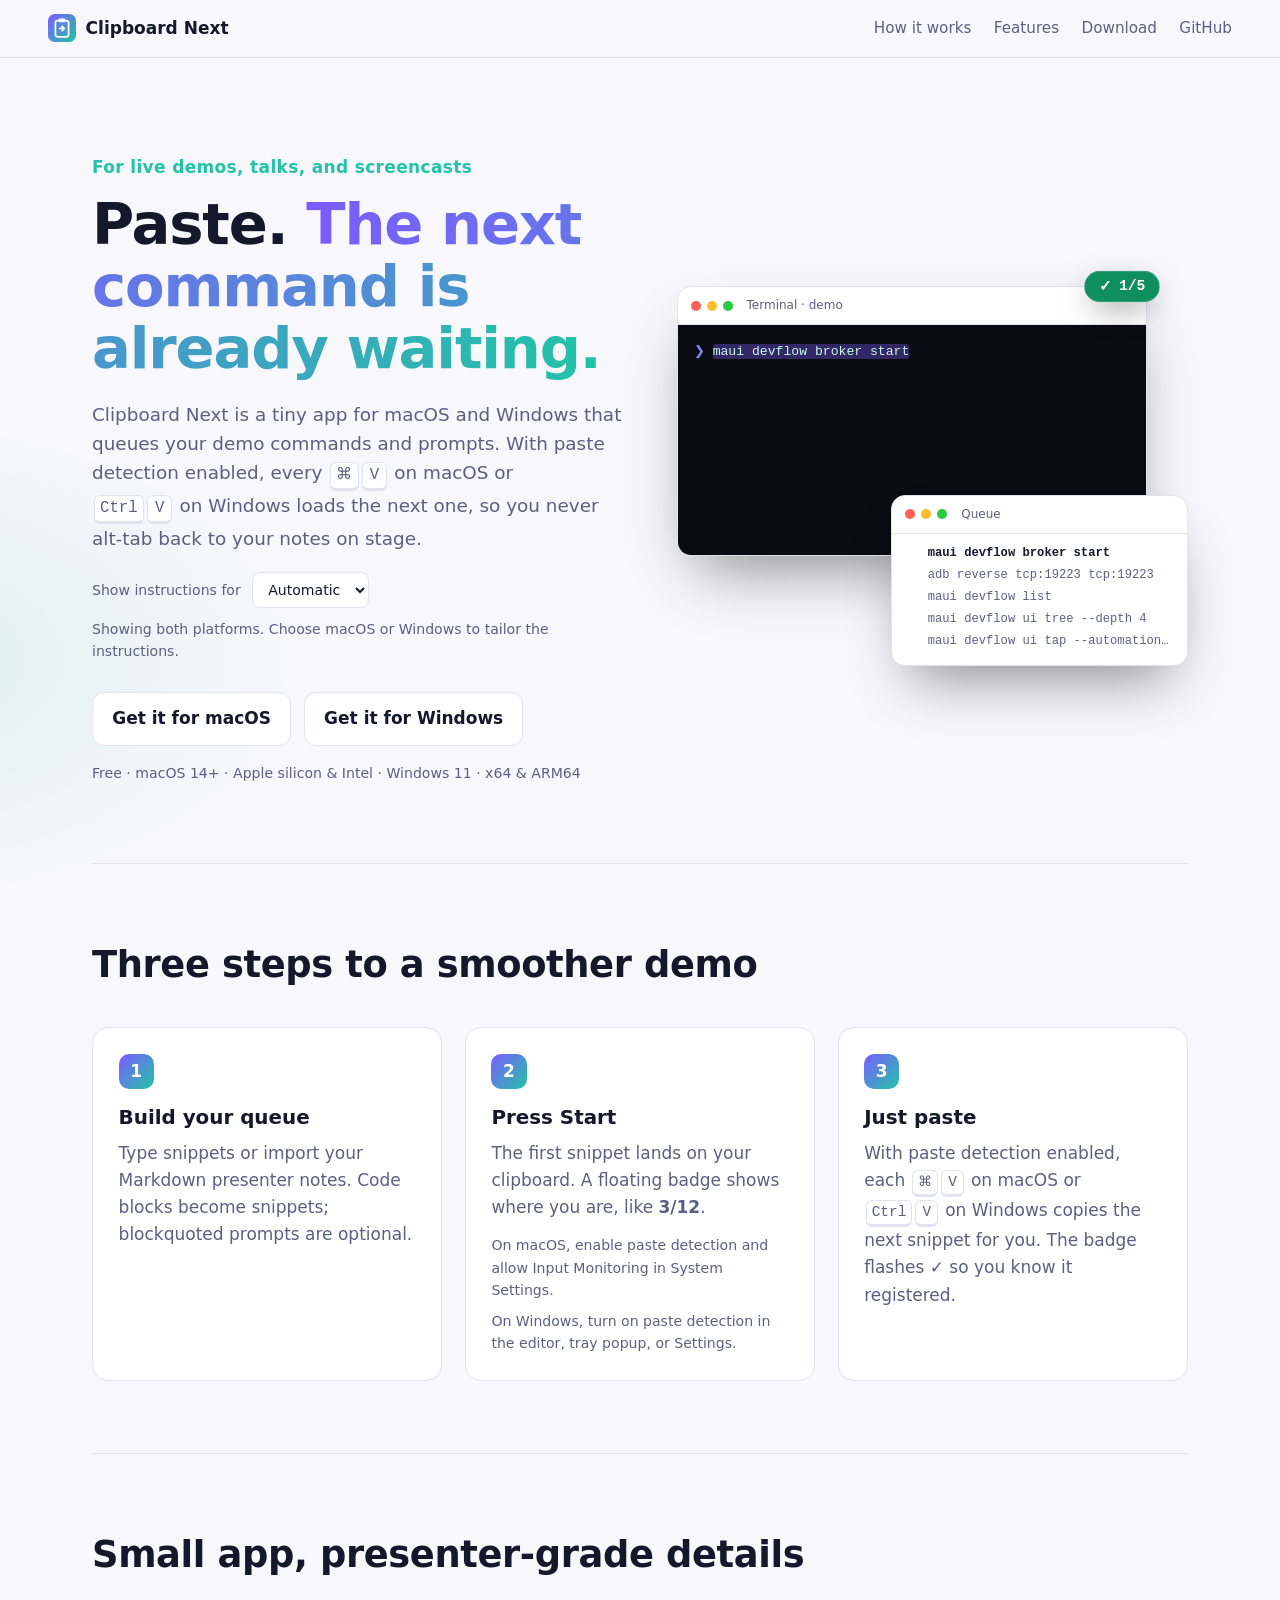
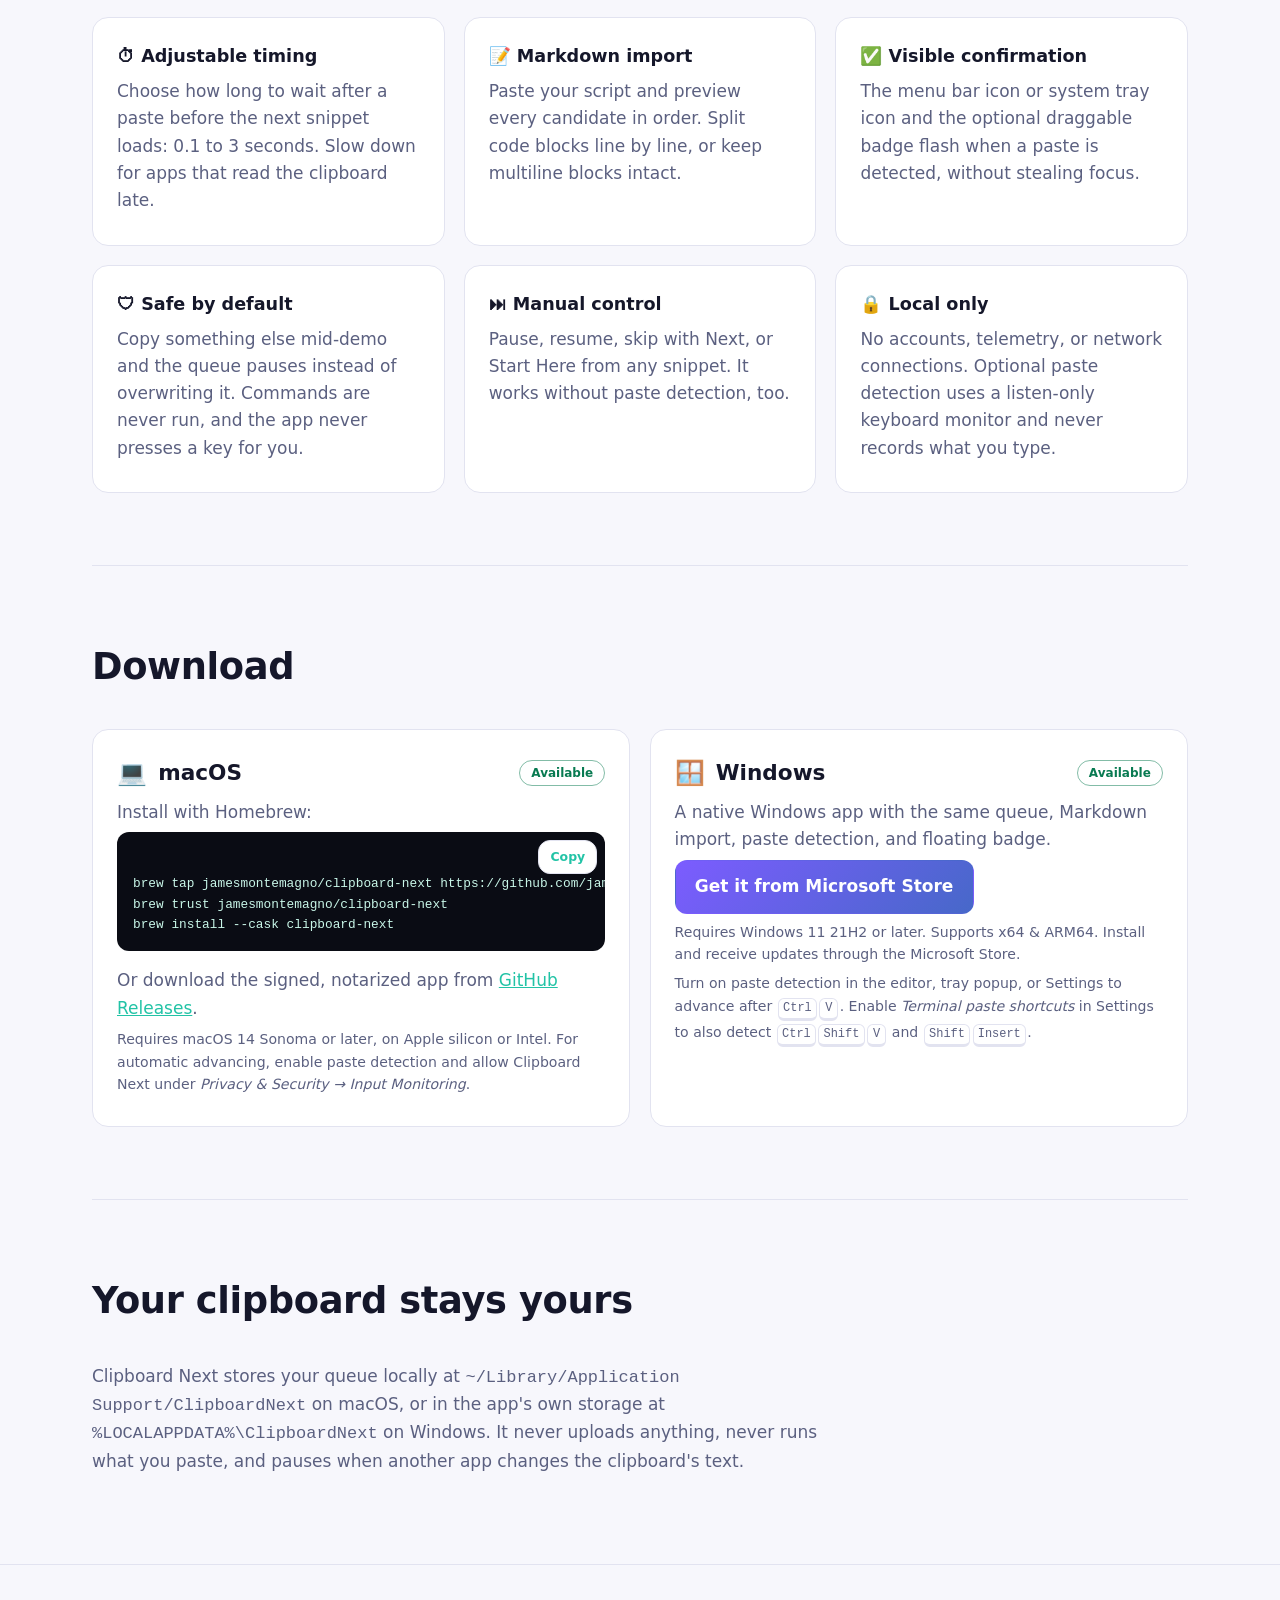
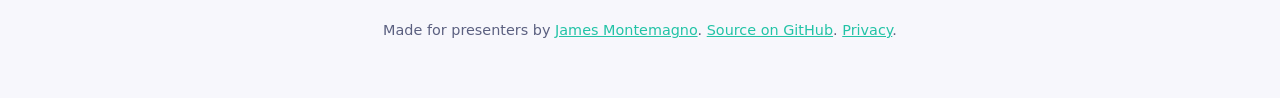
<file: site/index.html>
<!doctype html>
<html lang="en">
<head>
  <meta charset="utf-8">
  <meta name="viewport" content="width=device-width, initial-scale=1">
  <title>Clipboard Next - Demo Clipboard Queue for macOS &amp; Windows</title>
  <meta name="description" content="Queue demo commands and prompts, then paste them one at a time. Clipboard Next is a free, local-only presenter app for macOS and Windows.">
  <meta name="robots" content="index,follow,max-image-preview:large">
  <meta name="theme-color" content="#0d0f1a">
  <meta property="og:site_name" content="Clipboard Next">
  <meta property="og:locale" content="en_US">
  <meta property="og:title" content="Clipboard Next - Demo Clipboard Queue for macOS &amp; Windows">
  <meta property="og:description" content="Queue demo commands and prompts, then paste them one at a time. Clipboard Next is a free, local-only presenter app for macOS and Windows.">
  <meta property="og:type" content="website">
  <meta property="og:url" content="https://clipboardnext.com/">
  <meta property="og:image" content="https://clipboardnext.com/assets/social-card-v1.png">
  <meta property="og:image:type" content="image/png">
  <meta property="og:image:width" content="1200">
  <meta property="og:image:height" content="630">
  <meta property="og:image:alt" content="Clipboard Next. Stay in your demo, not in your notes. A queue of commands advances after each paste. Free for macOS and Windows.">
  <meta name="twitter:card" content="summary_large_image">
  <meta name="twitter:title" content="Clipboard Next - Demo Clipboard Queue for macOS &amp; Windows">
  <meta name="twitter:description" content="Queue demo commands and prompts, then paste them one at a time. Clipboard Next is a free, local-only presenter app for macOS and Windows.">
  <meta name="twitter:image" content="https://clipboardnext.com/assets/social-card-v1.png">
  <meta name="twitter:image:alt" content="Clipboard Next. Stay in your demo, not in your notes. A queue of commands advances after each paste. Free for macOS and Windows.">
  <link rel="canonical" href="https://clipboardnext.com/">
  <link rel="icon" href="assets/logo.svg" type="image/svg+xml">
  <link rel="stylesheet" href="styles.css">
  <script type="application/ld+json">
  {
    "@context": "https://schema.org",
    "@graph": [
      {
        "@type": "WebSite",
        "@id": "https://clipboardnext.com/#website",
        "name": "Clipboard Next",
        "url": "https://clipboardnext.com/",
        "inLanguage": "en"
      },
      {
        "@type": "SoftwareApplication",
        "@id": "https://clipboardnext.com/#app",
        "name": "Clipboard Next",
        "url": "https://clipboardnext.com/",
        "description": "Queue demo commands and prompts, then paste them one at a time. Clipboard Next is a free, local-only presenter app for macOS and Windows.",
        "image": "https://clipboardnext.com/assets/social-card-v1.png",
        "applicationCategory": "UtilitiesApplication",
        "operatingSystem": ["macOS 14+", "Windows 11"],
        "license": "https://github.com/jamesmontemagno/clipboard-next/blob/main/LICENSE",
        "sameAs": [
          "https://github.com/jamesmontemagno/clipboard-next",
          "https://apps.microsoft.com/detail/9NCXV6W499WM"
        ],
        "author": {
          "@type": "Person",
          "name": "James Montemagno",
          "url": "https://github.com/jamesmontemagno"
        },
        "offers": {
          "@type": "Offer",
          "price": "0",
          "priceCurrency": "USD",
          "url": "https://clipboardnext.com/#download"
        }
      }
    ]
  }
  </script>
</head>
<body>
  <a class="skip" href="#main">Skip to content</a>
  <header class="nav">
    <a class="brand" href="./"><img src="assets/logo.svg" alt="" width="28" height="28"> Clipboard Next</a>
    <nav aria-label="Primary">
      <a href="#how">How it works</a>
      <a href="#features">Features</a>
      <a href="#download">Download</a>
      <a href="https://github.com/jamesmontemagno/clipboard-next">GitHub</a>
    </nav>
  </header>

  <main id="main">
    <section class="hero">
      <div class="hero-copy">
        <p class="eyebrow">For live demos, talks, and screencasts</p>
        <h1>Paste. <span class="grad">The next command is already waiting.</span></h1>
        <p class="lede">Clipboard Next is a tiny app for macOS and Windows that queues your demo commands and prompts. With paste detection enabled, every <span class="shortcut" data-platform="macos"><kbd aria-label="Command">⌘</kbd><kbd>V</kbd><span data-platform-label> on macOS</span></span><span data-platform-separator> or </span><span class="shortcut" data-platform="windows"><kbd>Ctrl</kbd><kbd>V</kbd><span data-platform-label> on Windows</span></span> loads the next one, so you never alt-tab back to your notes on stage.</p>
        <div class="platform-picker" hidden>
          <label for="platform-select">Show instructions for</label>
          <select id="platform-select" aria-describedby="platform-status">
            <option value="auto">Automatic</option>
            <option value="windows">Windows</option>
            <option value="macos">macOS</option>
          </select>
        </div>
        <p class="fine platform-status" id="platform-status" role="status">Available for macOS and Windows 11.</p>
        <div class="cta">
          <a class="btn" href="#download-macos" data-download-platform="macos">Get it for macOS</a>
          <a class="btn" href="https://apps.microsoft.com/detail/9NCXV6W499WM" data-download-platform="windows">Get it for Windows</a>
        </div>
        <p class="fine">Free · <span data-platform="macos">macOS 14+ · Apple silicon &amp; Intel</span><span data-platform-separator> · </span><span data-platform="windows">Windows 11 · x64 &amp; ARM64</span></p>
      </div>

      <div class="stage" aria-label="Animated demo of Clipboard Next advancing through commands">
        <div class="window terminal">
          <div class="titlebar"><i></i><i></i><i></i><span>Terminal · demo</span></div>
          <pre class="term" id="term" aria-live="off"></pre>
        </div>
        <div class="queue window">
          <div class="titlebar"><i></i><i></i><i></i><span>Queue</span></div>
          <ol id="queue"></ol>
        </div>
        <div class="badge" id="badge" aria-hidden="true"><span class="badge-icon">📋</span><span id="badge-count">1/5</span></div>
      </div>
    </section>

    <section id="how" class="section">
      <h2>Three steps to a smoother demo</h2>
      <ol class="steps">
        <li>
          <span class="num">1</span>
          <h3>Build your queue</h3>
          <p>Type snippets or import your Markdown presenter notes. Code blocks become snippets; blockquoted prompts are optional.</p>
        </li>
        <li>
          <span class="num">2</span>
          <h3>Press Start</h3>
          <p>The first snippet lands on your clipboard. A floating badge shows where you are, like <strong>3/12</strong>.</p>
          <p class="platform-setup"><span data-platform="macos">On macOS, enable paste detection and allow Input Monitoring in System Settings.</span> <span data-platform="windows">On Windows, turn on paste detection in the editor, tray popup, or Settings.</span></p>
        </li>
        <li>
          <span class="num">3</span>
          <h3>Just paste</h3>
          <p>With paste detection enabled, each <span class="shortcut" data-platform="macos"><kbd aria-label="Command">⌘</kbd><kbd>V</kbd><span data-platform-label> on macOS</span></span><span data-platform-separator> or </span><span class="shortcut" data-platform="windows"><kbd>Ctrl</kbd><kbd>V</kbd><span data-platform-label> on Windows</span></span> copies the next snippet for you. The badge flashes ✓ so you know it registered.</p>
        </li>
      </ol>
    </section>

    <section id="features" class="section">
      <h2>Small app, presenter-grade details</h2>
      <div class="grid">
        <article class="card">
          <h3>⏱ Adjustable timing</h3>
          <p>Choose how long to wait after a paste before the next snippet loads: 0.1 to 3 seconds. Slow down for apps that read the clipboard late.</p>
        </article>
        <article class="card">
          <h3>📝 Markdown import</h3>
          <p>Paste your script and preview every candidate in order. Split code blocks line by line, or keep multiline blocks intact.</p>
        </article>
        <article class="card">
          <h3>✅ Visible confirmation</h3>
          <p>The <span data-platform="macos">menu bar icon</span><span data-platform-separator> or </span><span data-platform="windows">system tray icon</span> and the optional draggable badge flash when a paste is detected, without stealing focus.</p>
        </article>
        <article class="card">
          <h3>🛡 Safe by default</h3>
          <p>Copy something else mid-demo and the queue pauses instead of overwriting it. Commands are never run, and the app never presses a key for you.</p>
        </article>
        <article class="card">
          <h3>⏭ Manual control</h3>
          <p>Pause, resume, skip with Next, or Start Here from any snippet. It works without paste detection, too.</p>
        </article>
        <article class="card">
          <h3>🔒 Local only</h3>
          <p>No accounts, telemetry, or network connections. Optional paste detection uses a listen-only keyboard monitor and never records what you type.</p>
        </article>
      </div>
    </section>

    <section id="download" class="section">
      <h2>Download</h2>
      <div class="downloads">
        <article class="card platform" id="download-macos" data-download-card="macos">
          <div class="platform-head"><span class="os" aria-hidden="true">💻</span><h3>macOS</h3><span class="pill ok">Available</span></div>
          <p class="platform-recommendation" data-recommendation="macos" hidden>Recommended for your device</p>
          <p>Install with Homebrew:</p>
          <div class="codeblock">
            <pre><code>brew tap jamesmontemagno/clipboard-next https://github.com/jamesmontemagno/clipboard-next
brew trust jamesmontemagno/clipboard-next
brew install --cask clipboard-next</code></pre>
            <button class="btn small copy" type="button" data-copy="brew tap jamesmontemagno/clipboard-next https://github.com/jamesmontemagno/clipboard-next&#10;brew trust jamesmontemagno/clipboard-next&#10;brew install --cask clipboard-next"><span class="copy-label">Copy</span></button>
          </div>
          <p>Or download the signed, notarized app from <a href="https://github.com/jamesmontemagno/clipboard-next/releases/latest">GitHub Releases</a>.</p>
          <p class="fine">Requires macOS 14 Sonoma or later, on Apple silicon or Intel. For automatic advancing, enable paste detection and allow Clipboard Next under <em>Privacy &amp; Security → Input Monitoring</em>.</p>
        </article>
        <article class="card platform" id="download-windows" data-download-card="windows">
          <div class="platform-head"><span class="os" aria-hidden="true">🪟</span><h3>Windows</h3><span class="pill ok">Available</span></div>
          <p class="platform-recommendation" data-recommendation="windows" hidden>Recommended for your device</p>
          <p>A native Windows app with the same queue, Markdown import, paste detection, and floating badge.</p>
          <p><a class="btn primary" href="https://apps.microsoft.com/detail/9NCXV6W499WM">Get it from Microsoft Store</a></p>
          <p class="fine">Requires Windows 11 21H2 or later. Supports x64 &amp; ARM64. Install and receive updates through the Microsoft Store.</p>
          <p class="fine">Turn on paste detection in the editor, tray popup, or Settings to advance after <span class="shortcut"><kbd>Ctrl</kbd><kbd>V</kbd></span>. Enable <em>Terminal paste shortcuts</em> in Settings to also detect <span class="shortcut"><kbd>Ctrl</kbd><kbd>Shift</kbd><kbd>V</kbd></span> and <span class="shortcut"><kbd>Shift</kbd><kbd>Insert</kbd></span>.</p>
        </article>
      </div>
    </section>

    <section class="section privacy">
      <h2>Your clipboard stays yours</h2>
      <p>Clipboard Next stores your queue locally at <code>~/Library/Application Support/ClipboardNext</code> on macOS, or in the app's own storage at <code>%LOCALAPPDATA%\ClipboardNext</code> on Windows. It never uploads anything, never runs what you paste, and pauses when another app changes the clipboard's text.</p>
    </section>
  </main>

  <footer class="footer">
    <p>Made for presenters by <a href="https://github.com/jamesmontemagno">James Montemagno</a>. <a href="https://github.com/jamesmontemagno/clipboard-next">Source on GitHub</a>. <a href="privacy.html">Privacy</a>.</p>
  </footer>
  <script src="script.js" defer></script>
</body>
</html>
</file>
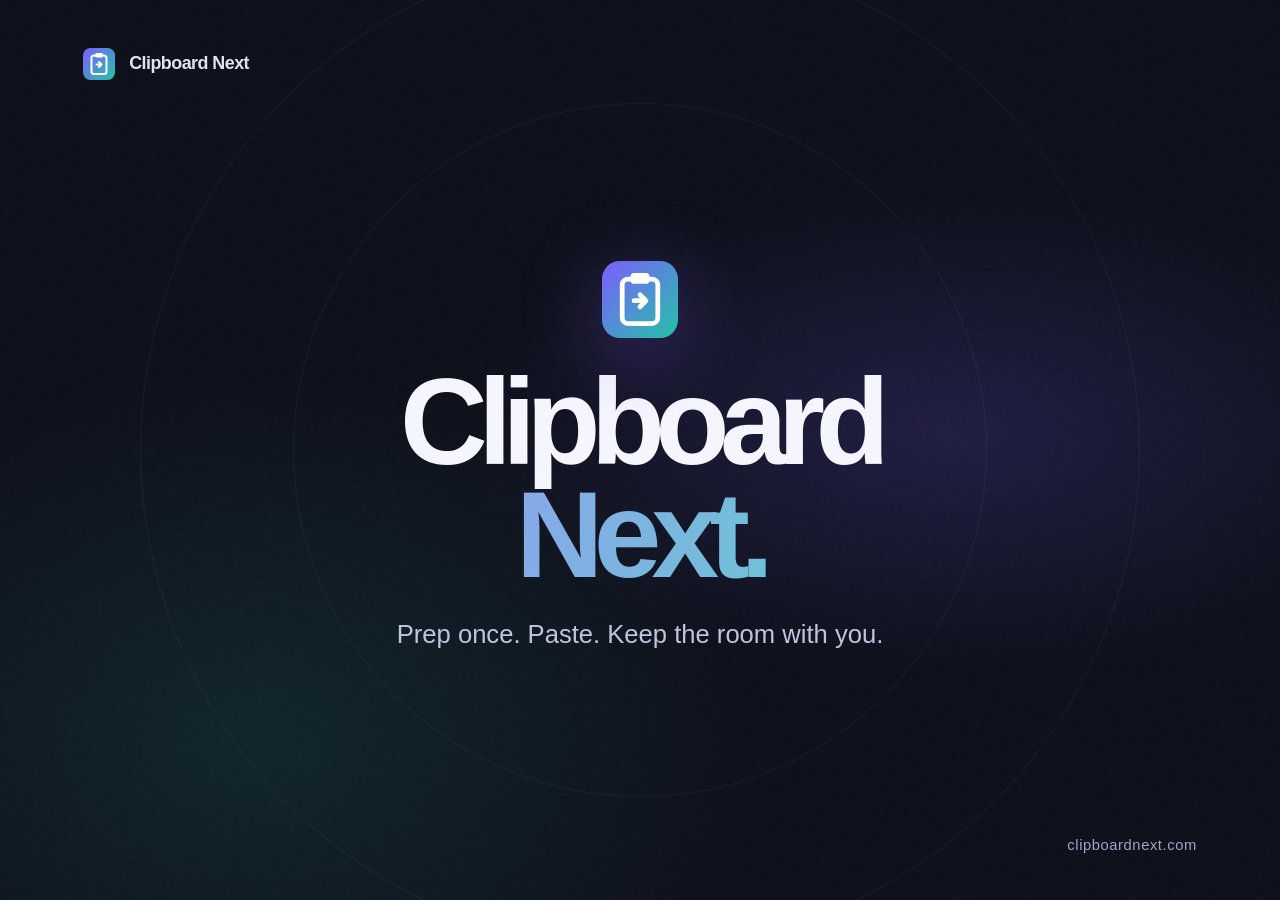
<file: site/launch-trailer.html>
<!doctype html>
<html lang="en">
<head>
  <meta charset="utf-8">
  <meta name="viewport" content="width=device-width, initial-scale=1">
  <title>Clipboard Next — Launch Trailer</title>
  <meta name="description" content="See Clipboard Next in action: queue your demo commands, paste, and keep presenting. A free, local-only clipboard queue for macOS and Windows.">
  <meta name="robots" content="index,follow,max-image-preview:large">
  <meta name="theme-color" content="#0d0f1a">
  <meta property="og:site_name" content="Clipboard Next">
  <meta property="og:locale" content="en_US">
  <meta property="og:title" content="Clipboard Next — Launch Trailer">
  <meta property="og:description" content="See Clipboard Next in action: queue your demo commands, paste, and keep presenting. A free, local-only clipboard queue for macOS and Windows.">
  <meta property="og:type" content="website">
  <meta property="og:url" content="https://clipboardnext.com/launch-trailer.html">
  <meta property="og:image" content="https://clipboardnext.com/assets/social-card-v1.png">
  <meta property="og:image:type" content="image/png">
  <meta property="og:image:width" content="1200">
  <meta property="og:image:height" content="630">
  <meta property="og:image:alt" content="Clipboard Next. Stay in your demo, not in your notes. A queue of commands advances after each paste. Free for macOS and Windows.">
  <meta name="twitter:card" content="summary_large_image">
  <meta name="twitter:title" content="Clipboard Next — Launch Trailer">
  <meta name="twitter:description" content="See Clipboard Next in action: queue your demo commands, paste, and keep presenting. A free, local-only clipboard queue for macOS and Windows.">
  <meta name="twitter:image" content="https://clipboardnext.com/assets/social-card-v1.png">
  <meta name="twitter:image:alt" content="Clipboard Next. Stay in your demo, not in your notes. A queue of commands advances after each paste. Free for macOS and Windows.">
  <link rel="canonical" href="https://clipboardnext.com/launch-trailer.html">
  <link rel="icon" href="assets/logo.svg" type="image/svg+xml">
  <style>
    :root {
      color-scheme: dark;
      --bg: #0d0f1a;
      --panel: #171b2d;
      --line: #2b304b;
      --text: #f5f6ff;
      --muted: #9ca3c7;
      --purple: #8567ff;
      --mint: #36d8b5;
      font-family: -apple-system, BlinkMacSystemFont, "Segoe UI", sans-serif;
    }

    * { box-sizing: border-box; }

    body {
      width: 100vw;
      height: 100vh;
      margin: 0;
      overflow: hidden;
      background:
        radial-gradient(ellipse at 74% 48%, rgb(91 73 195 / 24%), transparent 36%),
        radial-gradient(ellipse at 20% 82%, rgb(34 195 166 / 12%), transparent 35%),
        var(--bg);
      color: var(--text);
    }

    .film {
      position: relative;
      display: grid;
      width: 100%;
      height: 100%;
      place-items: center;
      overflow: hidden;
      isolation: isolate;
    }

    .film::before,
    .film::after {
      position: absolute;
      z-index: -1;
      border: 1px solid rgb(255 255 255 / 5%);
      border-radius: 50%;
      content: "";
      animation: orbit 24s linear infinite;
    }

    .film::before { width: 78vw; aspect-ratio: 1; }
    .film::after { width: 54vw; aspect-ratio: 1; animation-direction: reverse; }

    .grain {
      position: absolute;
      inset: 0;
      z-index: 4;
      pointer-events: none;
      opacity: .14;
      background-image: url("data:image/svg+xml,%3Csvg viewBox='0 0 180 180' xmlns='http://www.w3.org/2000/svg'%3E%3Cfilter id='n'%3E%3CfeTurbulence type='fractalNoise' baseFrequency='.85' numOctaves='3' stitchTiles='stitch'/%3E%3C/filter%3E%3Crect width='100%25' height='100%25' filter='url(%23n)' opacity='.16'/%3E%3C/svg%3E");
    }

    .brand {
      position: absolute;
      top: 5.3%;
      left: 6.5%;
      display: flex;
      align-items: center;
      gap: 14px;
      font-size: clamp(17px, 1.4vw, 26px);
      font-weight: 720;
      letter-spacing: -.03em;
      animation: settle-in .7s both;
    }

    .brand img { width: clamp(32px, 2.5vw, 48px); height: auto; }
    .brand span { opacity: .92; }

    .intro, .demo, .outro {
      position: absolute;
      width: 100%;
      padding: 0 7%;
      text-align: center;
    }

    .intro {
      top: 27%;
      animation: intro 4.6s both;
    }

    .eyebrow {
      margin: 0 0 22px;
      color: var(--mint);
      font-size: clamp(13px, 1.05vw, 20px);
      font-weight: 750;
      letter-spacing: .22em;
      text-transform: uppercase;
    }

    h1 {
      max-width: 1300px;
      margin: 0 auto;
      font-size: clamp(48px, 7.7vw, 148px);
      line-height: .96;
      letter-spacing: -.075em;
    }

    .gradient {
      display: block;
      background: linear-gradient(100deg, #a18dff 10%, #52debf 92%);
      background-clip: text;
      -webkit-text-fill-color: transparent;
    }

    .intro p:last-child {
      margin: 30px 0 0;
      color: var(--muted);
      font-size: clamp(16px, 1.55vw, 29px);
    }

    .demo {
      top: 19%;
      display: grid;
      grid-template-columns: 1.13fr .87fr;
      align-items: center;
      row-gap: 7%;
      column-gap: 4.2%;
      width: 88%;
      max-width: 1640px;
      margin: 0 auto;
      padding: 0;
      text-align: left;
      opacity: 0;
      animation: demo 10.7s 3.15s both;
    }

    .demo-copy {
      grid-column: 1 / -1;
      margin-bottom: 0;
      text-align: center;
      animation: demo-copy 10.7s 3.15s both;
    }

    .demo-copy .eyebrow { margin-bottom: 12px; }
    .demo-copy h2 {
      margin: 0;
      font-size: clamp(30px, 3.1vw, 60px);
      letter-spacing: -.055em;
    }

    .app-window {
      position: relative;
      overflow: hidden;
      border: 1px solid rgb(255 255 255 / 11%);
      border-radius: 22px;
      background: rgb(20 23 39 / 94%);
      box-shadow: 0 36px 100px rgb(0 0 0 / 45%), 0 0 70px rgb(124 92 255 / 10%);
    }

    .bar {
      display: flex;
      height: 54px;
      align-items: center;
      gap: 8px;
      padding: 0 18px;
      border-bottom: 1px solid var(--line);
      color: var(--muted);
      font-size: 15px;
    }

    .dot { width: 10px; height: 10px; border-radius: 50%; background: #ff625a; }
    .dot:nth-child(2) { background: #ffbd4a; }
    .dot:nth-child(3) { background: #35c96f; }
    .bar-title { margin-left: 9px; }

    .terminal {
      min-height: 344px;
      padding: 24px 27px 30px;
      background: #0b0d16;
      font: 500 clamp(14px, 1.15vw, 21px)/1.9 ui-monospace, SFMono-Regular, Menlo, monospace;
    }

    .terminal-line {
      display: block;
      min-height: 1.9em;
      opacity: 0;
      transform: translateY(8px);
      animation: type-line .45s both;
    }

    .terminal-line:nth-child(1) { animation-delay: 4.9s; }
    .terminal-line:nth-child(2) { animation-delay: 7.05s; }
    .terminal-line:nth-child(3) { animation-delay: 9.2s; }
    .terminal-line:nth-child(4) { animation-delay: 11.35s; }
    .prompt { color: #a18dff; }
    .command { color: #d7ffe9; }
    .comment { color: #7d85a7; }

    .queue-list {
      display: grid;
      gap: 13px;
      padding: 24px;
    }

    .snippet {
      display: flex;
      min-height: 76px;
      align-items: center;
      gap: 16px;
      padding: 14px 16px;
      border: 1px solid transparent;
      border-radius: 13px;
      color: #a4abc9;
      font: 500 clamp(13px, 1.05vw, 18px)/1.4 ui-monospace, SFMono-Regular, Menlo, monospace;
      opacity: .62;
      animation: select-step 8.7s 4.6s both;
    }

    .snippet:nth-child(2) { animation-delay: 6.7s; }
    .snippet:nth-child(3) { animation-delay: 8.85s; }
    .snippet:nth-child(4) { animation-delay: 11s; }

    .number {
      display: grid;
      width: 30px;
      height: 30px;
      flex: 0 0 30px;
      place-items: center;
      border: 1px solid var(--line);
      border-radius: 9px;
      color: #8d95b7;
      font: 700 14px/1 ui-monospace, monospace;
    }

    .badge {
      position: absolute;
      top: 13%;
      right: 8%;
      width: 124px;
      height: 54px;
      border: 1px solid rgb(255 255 255 / 20%);
      border-radius: 99px;
      background: #20243a;
      box-shadow: 0 14px 34px rgb(0 0 0 / 40%);
      opacity: 0;
      animation: badge-pop 10.7s 3.15s both;
    }

    .badge::before {
      position: absolute;
      top: 50%;
      left: 20px;
      color: var(--mint);
      content: "⌘";
      font: 700 20px -apple-system, sans-serif;
      transform: translateY(-50%);
    }

    .badge-count {
      position: absolute;
      top: 50%;
      right: 18px;
      color: var(--text);
      font: 750 18px ui-monospace, monospace;
      opacity: 0;
      animation: count-step 1.8s both;
    }

    .count-one { animation-delay: 4.6s; }
    .count-two { animation-delay: 6.7s; }
    .count-three { animation-delay: 8.85s; }
    .count-four { animation-delay: 11s; }

    .outro {
      top: 29%;
      opacity: 0;
      animation: outro 4.2s 12.7s both;
    }

    .outro img {
      width: clamp(66px, 6vw, 112px);
      margin-bottom: 24px;
      filter: drop-shadow(0 16px 40px rgb(124 92 255 / 35%));
      animation: float 3s ease-in-out infinite;
    }

    .outro h2 {
      margin: 0;
      font-size: clamp(58px, 9.5vw, 172px);
      line-height: .93;
      letter-spacing: -.08em;
    }

    .outro .tagline {
      margin: 28px 0 0;
      color: #c0c5de;
      font-size: clamp(18px, 2vw, 36px);
    }

    .url {
      position: absolute;
      right: 6.5%;
      bottom: 5.2%;
      color: #9fa6c7;
      font-size: clamp(14px, 1.15vw, 21px);
      letter-spacing: .04em;
      animation: settle-in .7s .3s both;
    }

    @keyframes orbit { to { transform: rotate(360deg); } }
    @keyframes settle-in { from { opacity: 0; transform: translateY(12px); } to { opacity: 1; transform: none; } }
    @keyframes intro {
      0% { opacity: 0; transform: translateY(24px) scale(.97); }
      12%, 78% { opacity: 1; transform: none; }
      100% { opacity: 0; transform: translateY(-18px) scale(1.02); }
    }
    @keyframes demo {
      0%, 8% { opacity: 0; transform: translateY(22px) scale(.985); }
      18%, 78% { opacity: 1; transform: none; }
      100% { opacity: 0; transform: translateY(-18px) scale(1.015); }
    }
    @keyframes demo-copy {
      0%, 9% { opacity: 0; transform: translateY(14px); }
      19%, 74% { opacity: 1; transform: none; }
      100% { opacity: 0; transform: translateY(-10px); }
    }
    @keyframes type-line {
      to { opacity: 1; transform: none; }
    }
    @keyframes select-step {
      0%, 15% { opacity: .48; border-color: transparent; background: transparent; transform: translateX(0); }
      25%, 68% { opacity: 1; border-color: rgb(54 216 181 / 45%); background: rgb(54 216 181 / 9%); transform: translateX(4px); }
      78%, 100% { opacity: .45; border-color: transparent; background: transparent; transform: translateX(0); }
    }
    @keyframes badge-pop {
      0%, 8% { opacity: 0; transform: translateY(12px) scale(.88); }
      18%, 90% { opacity: 1; transform: none; }
      100% { opacity: 0; transform: translateY(-6px) scale(.96); }
    }
    @keyframes count-step {
      0%, 12% { opacity: 0; transform: translateY(calc(-50% + 8px)); }
      20%, 80% { opacity: 1; transform: translateY(-50%); }
      100% { opacity: 0; transform: translateY(calc(-50% - 8px)); }
    }
    @keyframes outro {
      0%, 8% { opacity: 0; transform: translateY(25px) scale(.97); }
      20%, 78% { opacity: 1; transform: none; }
      100% { opacity: 1; transform: none; }
    }
    @keyframes float { 50% { transform: translateY(-8px) rotate(-3deg); } }

    @media (max-aspect-ratio: 4/3) {
      .demo { width: 92%; grid-template-columns: 1fr 1fr; gap: 3%; }
      .terminal { min-height: 300px; padding: 18px; }
      .queue-list { gap: 7px; padding: 15px; }
      .snippet { min-height: 66px; padding: 10px; }
    }
  </style>
</head>
<body>
  <main class="film" aria-label="Clipboard Next launch trailer">
    <div class="grain"></div>
    <div class="brand"><img src="assets/logo.svg" alt=""><span>Clipboard Next</span></div>

    <section class="intro">
      <p class="eyebrow">For the moments that matter</p>
      <h1>Stay in the demo.<span class="gradient">Not in your notes.</span></h1>
      <p>Your next command is already waiting.</p>
    </section>

    <section class="demo" aria-label="A queue of demo commands advancing after each paste">
      <div class="demo-copy">
        <p class="eyebrow">One paste. One step forward.</p>
        <h2>Present with your flow intact.</h2>
      </div>
      <div class="app-window">
        <div class="bar"><i class="dot"></i><i class="dot"></i><i class="dot"></i><span class="bar-title">Terminal · TheaterLog demo</span></div>
        <div class="terminal">
          <span class="terminal-line"><b class="prompt">❯</b> <span class="command">maui devflow list</span></span>
          <span class="terminal-line"><b class="prompt">❯</b> <span class="command">maui devflow ui tree --depth 4</span></span>
          <span class="terminal-line"><b class="prompt">❯</b> <span class="command">maui devflow ui tap --automationId OpenSettings</span></span>
          <span class="terminal-line"><b class="prompt">❯</b> <span class="comment">✓ Next command ready</span></span>
        </div>
      </div>
      <div class="app-window">
        <div class="bar"><i class="dot"></i><i class="dot"></i><i class="dot"></i><span class="bar-title">Your demo queue</span></div>
        <div class="queue-list">
          <div class="snippet"><span class="number">1</span><span>maui devflow list</span></div>
          <div class="snippet"><span class="number">2</span><span>ui tree --depth 4</span></div>
          <div class="snippet"><span class="number">3</span><span>tap OpenSettings</span></div>
          <div class="snippet"><span class="number">4</span><span>verify settings screen</span></div>
        </div>
      </div>
    </section>
    <div class="badge" aria-hidden="true">
      <span class="badge-count count-one">1/4</span>
      <span class="badge-count count-two">2/4</span>
      <span class="badge-count count-three">3/4</span>
      <span class="badge-count count-four">4/4</span>
    </div>

    <section class="outro">
      <img src="assets/logo.svg" alt="">
      <h2>Clipboard <span class="gradient">Next.</span></h2>
      <p class="tagline">Prep once. Paste. Keep the room with you.</p>
    </section>

    <div class="url">clipboardnext.com</div>
  </main>
</body>
</html>
</file>
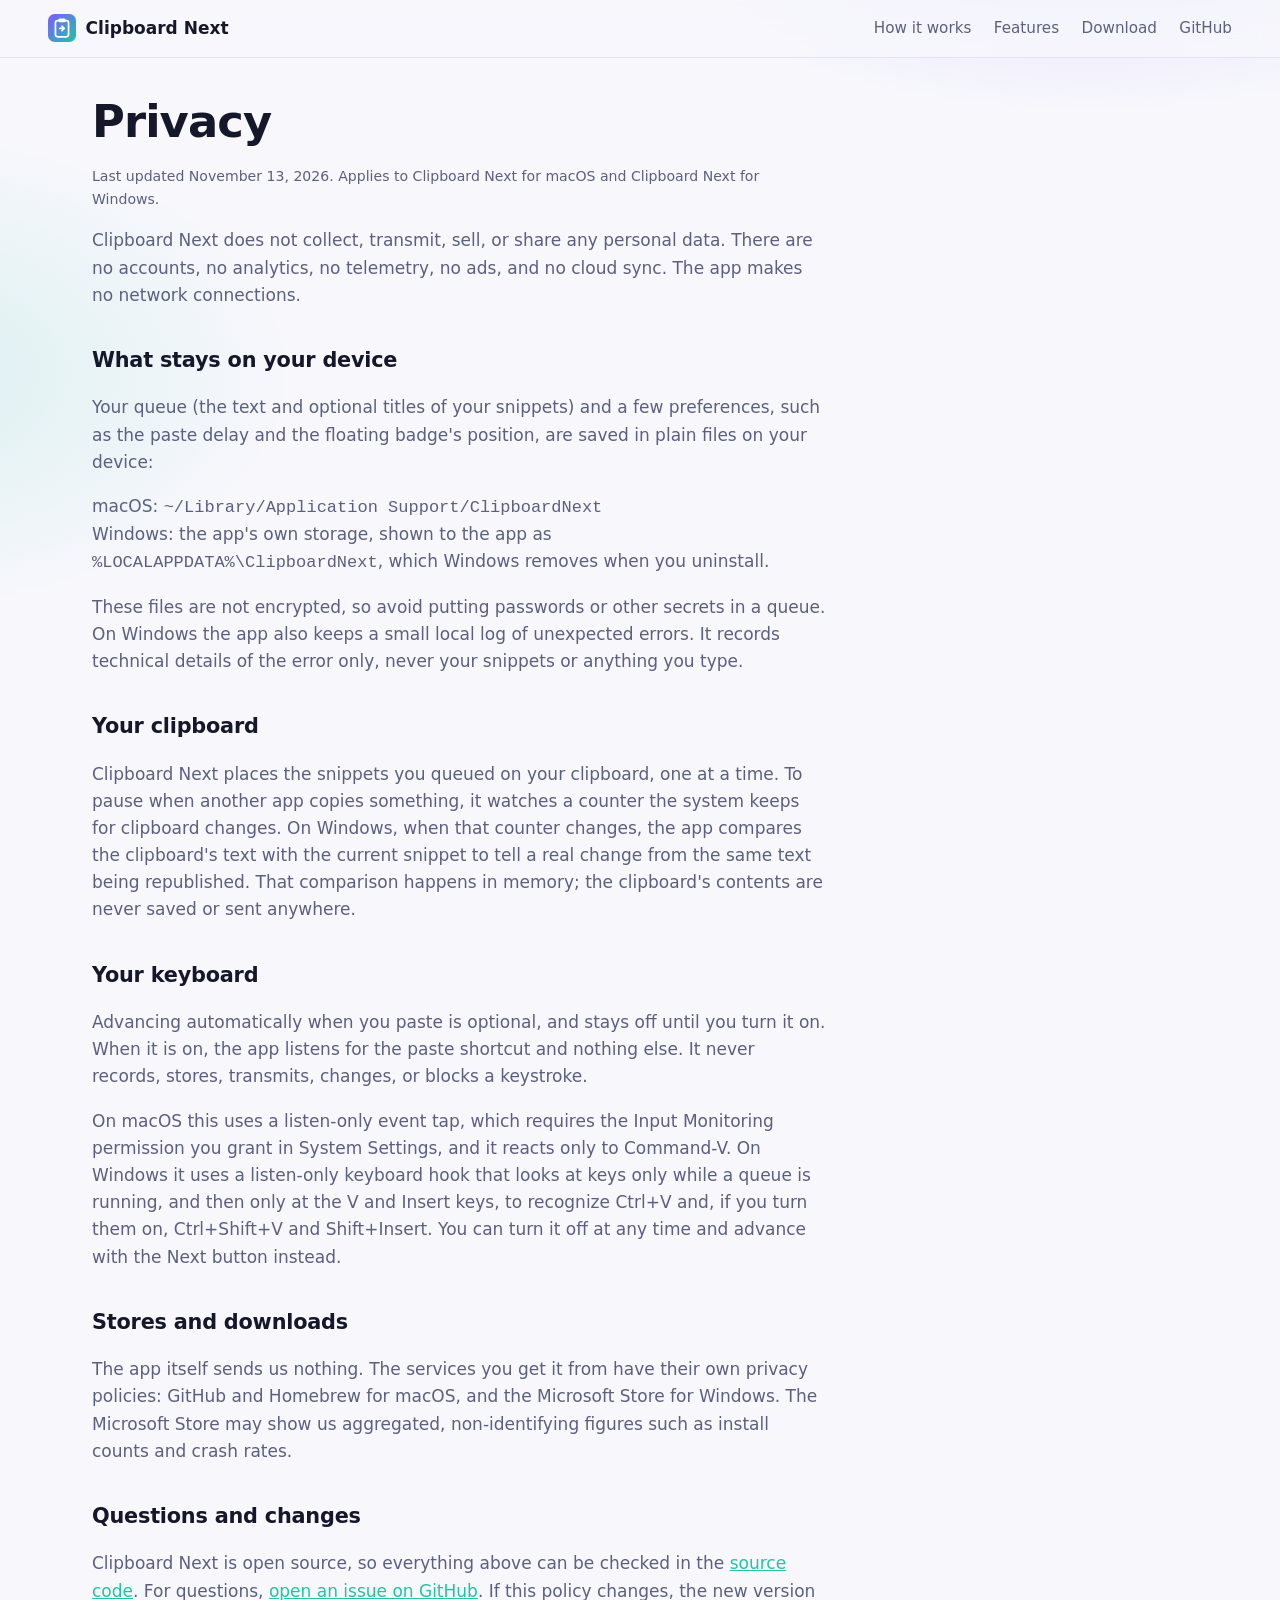
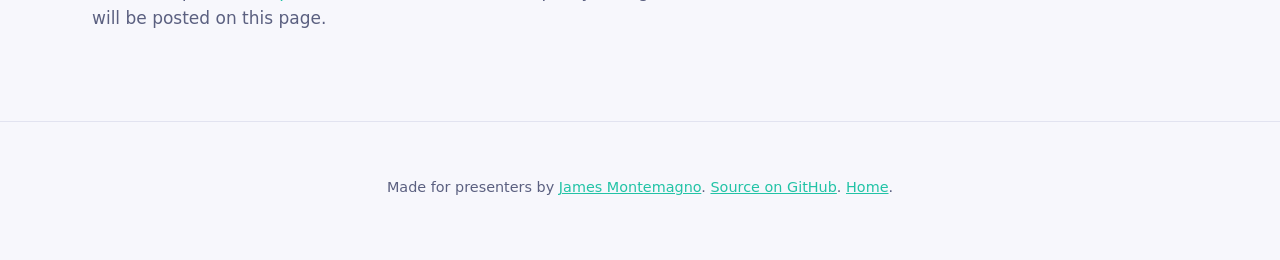
<file: site/privacy.html>
<!doctype html>
<html lang="en">
<head>
  <meta charset="utf-8">
  <meta name="viewport" content="width=device-width, initial-scale=1">
  <title>Privacy · Clipboard Next</title>
  <meta name="description" content="Clipboard Next collects nothing. Your queue stays on your device, and the app makes no network connections.">
  <meta name="robots" content="index,follow,max-image-preview:large">
  <meta name="theme-color" content="#0d0f1a">
  <meta property="og:site_name" content="Clipboard Next">
  <meta property="og:locale" content="en_US">
  <meta property="og:title" content="Privacy · Clipboard Next">
  <meta property="og:description" content="Clipboard Next collects nothing. Your queue stays on your device, and the app makes no network connections.">
  <meta property="og:type" content="website">
  <meta property="og:url" content="https://clipboardnext.com/privacy.html">
  <meta property="og:image" content="https://clipboardnext.com/assets/social-card-v1.png">
  <meta property="og:image:type" content="image/png">
  <meta property="og:image:width" content="1200">
  <meta property="og:image:height" content="630">
  <meta property="og:image:alt" content="Clipboard Next. Stay in your demo, not in your notes. A queue of commands advances after each paste. Free for macOS and Windows.">
  <meta name="twitter:card" content="summary_large_image">
  <meta name="twitter:title" content="Privacy · Clipboard Next">
  <meta name="twitter:description" content="Clipboard Next collects nothing. Your queue stays on your device, and the app makes no network connections.">
  <meta name="twitter:image" content="https://clipboardnext.com/assets/social-card-v1.png">
  <meta name="twitter:image:alt" content="Clipboard Next. Stay in your demo, not in your notes. A queue of commands advances after each paste. Free for macOS and Windows.">
  <link rel="canonical" href="https://clipboardnext.com/privacy.html">
  <link rel="icon" href="assets/logo.svg" type="image/svg+xml">
  <link rel="stylesheet" href="styles.css">
</head>
<body>
  <a class="skip" href="#main">Skip to content</a>
  <header class="nav">
    <a class="brand" href="./"><img src="assets/logo.svg" alt="" width="28" height="28"> Clipboard Next</a>
    <nav aria-label="Primary">
      <a href="./#how">How it works</a>
      <a href="./#features">Features</a>
      <a href="./#download">Download</a>
      <a href="https://github.com/jamesmontemagno/clipboard-next">GitHub</a>
    </nav>
  </header>

  <main id="main">
    <section class="section privacy policy">
      <h1>Privacy</h1>
      <p class="fine">Last updated November 13, 2026. Applies to Clipboard Next for macOS and Clipboard Next for Windows.</p>
      <p>Clipboard Next does not collect, transmit, sell, or share any personal data. There are no accounts, no analytics, no telemetry, no ads, and no cloud sync. The app makes no network connections.</p>

      <h2>What stays on your device</h2>
      <p>Your queue (the text and optional titles of your snippets) and a few preferences, such as the paste delay and the floating badge's position, are saved in plain files on your device:</p>
      <p>macOS: <code>~/Library/Application Support/ClipboardNext</code><br>
        Windows: the app's own storage, shown to the app as <code>%LOCALAPPDATA%\ClipboardNext</code>, which Windows removes when you uninstall.</p>
      <p>These files are not encrypted, so avoid putting passwords or other secrets in a queue. On Windows the app also keeps a small local log of unexpected errors. It records technical details of the error only, never your snippets or anything you type.</p>

      <h2>Your clipboard</h2>
      <p>Clipboard Next places the snippets you queued on your clipboard, one at a time. To pause when another app copies something, it watches a counter the system keeps for clipboard changes. On Windows, when that counter changes, the app compares the clipboard's text with the current snippet to tell a real change from the same text being republished. That comparison happens in memory; the clipboard's contents are never saved or sent anywhere.</p>

      <h2>Your keyboard</h2>
      <p>Advancing automatically when you paste is optional, and stays off until you turn it on. When it is on, the app listens for the paste shortcut and nothing else. It never records, stores, transmits, changes, or blocks a keystroke.</p>
      <p>On macOS this uses a listen-only event tap, which requires the Input Monitoring permission you grant in System Settings, and it reacts only to Command-V. On Windows it uses a listen-only keyboard hook that looks at keys only while a queue is running, and then only at the V and Insert keys, to recognize Ctrl+V and, if you turn them on, Ctrl+Shift+V and Shift+Insert. You can turn it off at any time and advance with the Next button instead.</p>

      <h2>Stores and downloads</h2>
      <p>The app itself sends us nothing. The services you get it from have their own privacy policies: GitHub and Homebrew for macOS, and the Microsoft Store for Windows. The Microsoft Store may show us aggregated, non-identifying figures such as install counts and crash rates.</p>

      <h2>Questions and changes</h2>
      <p>Clipboard Next is open source, so everything above can be checked in the <a href="https://github.com/jamesmontemagno/clipboard-next">source code</a>. For questions, <a href="https://github.com/jamesmontemagno/clipboard-next/issues">open an issue on GitHub</a>. If this policy changes, the new version will be posted on this page.</p>
    </section>
  </main>

  <footer class="footer">
    <p>Made for presenters by <a href="https://github.com/jamesmontemagno">James Montemagno</a>. <a href="https://github.com/jamesmontemagno/clipboard-next">Source on GitHub</a>. <a href="./">Home</a>.</p>
  </footer>
</body>
</html>
</file>
<file: site/styles.css>
:root {
  --bg: #0d0f1a;
  --bg-2: #141728;
  --panel: #1a1e33;
  --line: #2a2f4a;
  --text: #eef0ff;
  --muted: #a3a8c7;
  --accent: #7c5cff;
  --accent-2: #22c3a6;
  --ok: #34d399;
  --radius: 16px;
  --mono: ui-monospace, "SF Mono", Menlo, Consolas, monospace;
  color-scheme: dark;
}

@media (prefers-color-scheme: light) {
  :root {
    --bg: #f7f7fc;
    --bg-2: #ffffff;
    --panel: #ffffff;
    --line: #e2e3f0;
    --text: #15172a;
    --muted: #5b6080;
    --ok: #087a51;
    color-scheme: light;
  }
}

* { box-sizing: border-box; }
[hidden] { display: none !important; }
html { scroll-behavior: smooth; }
@media (prefers-reduced-motion: reduce) { html { scroll-behavior: auto; } }

body {
  margin: 0;
  font: 17px/1.6 -apple-system, BlinkMacSystemFont, "Segoe UI", Inter, system-ui, sans-serif;
  background:
    radial-gradient(900px 500px at 85% -10%, rgb(124 92 255 / .22), transparent 60%),
    radial-gradient(700px 400px at -10% 20%, rgb(34 195 166 / .14), transparent 60%),
    var(--bg);
  color: var(--text);
}

a { color: var(--accent-2); }
code, kbd, pre { font-family: var(--mono); }
kbd {
  display: inline-block;
  min-width: 1.6em;
  padding: 0 .35em;
  margin: 0 .1em;
  border: 1px solid var(--line);
  border-bottom-width: 3px;
  border-radius: 6px;
  background: var(--panel);
  font-size: .85em;
  text-align: center;
}

.skip { position: absolute; left: -999px; }
.skip:focus { left: 1rem; top: 1rem; background: var(--panel); padding: .5rem 1rem; border-radius: 8px; z-index: 10; }

.nav {
  position: sticky; top: 0; z-index: 5;
  display: flex; align-items: center; justify-content: space-between;
  gap: 1rem; padding: .9rem clamp(1rem, 4vw, 3rem);
  backdrop-filter: blur(14px);
  background: color-mix(in srgb, var(--bg) 75%, transparent);
  border-bottom: 1px solid var(--line);
}
.brand { display: flex; align-items: center; gap: .6rem; font-weight: 700; color: var(--text); text-decoration: none; }
.nav nav { display: flex; gap: 1.4rem; flex-wrap: wrap; }
.nav nav a { color: var(--muted); text-decoration: none; font-size: .95rem; }
.nav nav a:hover { color: var(--text); }

main { max-width: 1160px; margin: 0 auto; padding: 0 clamp(1rem, 4vw, 2rem); }

.hero {
  display: grid; grid-template-columns: 1.05fr 1fr; gap: 3rem; align-items: center;
  padding: clamp(3rem, 8vw, 6rem) 0 4rem;
}
.eyebrow { color: var(--accent-2); font-weight: 600; letter-spacing: .02em; margin: 0 0 .8rem; }
h1 { font-size: clamp(2.3rem, 5vw, 3.6rem); line-height: 1.08; margin: 0 0 1.2rem; letter-spacing: -.02em; }
.grad { background: linear-gradient(90deg, var(--accent), var(--accent-2)); -webkit-background-clip: text; background-clip: text; color: transparent; }
.lede { color: var(--muted); font-size: 1.15rem; max-width: 34rem; }
.cta { display: flex; flex-wrap: wrap; gap: .8rem; margin: 1.8rem 0 1rem; }
.fine { color: var(--muted); font-size: .88rem; }
.shortcut { white-space: nowrap; }
.platform-picker { display: flex; align-items: center; flex-wrap: wrap; gap: .5rem .7rem; font-size: .88rem; }
.platform-picker label { color: var(--muted); }
.platform-picker select {
  max-width: 100%; padding: .5rem .7rem;
  border: 1px solid var(--line); border-radius: 8px;
  color: var(--text); background: var(--panel); font: inherit;
}
.platform-picker select:focus-visible { outline: 3px solid var(--accent); outline-offset: 2px; }
.platform-status { margin: .6rem 0 0; }

.btn {
  display: inline-flex; align-items: center; gap: .7rem;
  padding: .8rem 1.2rem; border-radius: 12px; border: 1px solid var(--line);
  font: inherit; font-weight: 600; text-decoration: none; cursor: pointer;
  color: var(--text); background: var(--panel);
  transition: transform .15s ease, border-color .15s ease;
}
.btn:hover { transform: translateY(-1px); border-color: var(--accent); }
.btn:focus-visible { outline: 3px solid var(--accent); outline-offset: 2px; }
.btn.primary { background: linear-gradient(135deg, var(--accent), #4768c9); border-color: transparent; color: #fff; }
.btn.ghost code { font-size: .88rem; color: var(--muted); }
.btn.small { padding: .35rem .7rem; font-size: .8rem; }
.copy-label { font-size: .78rem; color: var(--accent-2); }
.copied .copy-label { color: var(--ok); }

/* Animated demo */
.stage { position: relative; min-height: 380px; }
.window {
  background: var(--bg-2); border: 1px solid var(--line); border-radius: 14px;
  box-shadow: 0 30px 60px -20px rgb(0 0 0 / .45);
  overflow: hidden;
}
.titlebar { display: flex; align-items: center; gap: 6px; padding: .55rem .8rem; border-bottom: 1px solid var(--line); font-size: .75rem; color: var(--muted); }
.titlebar i { width: 10px; height: 10px; border-radius: 50%; background: #ff5f57; }
.titlebar i:nth-child(2) { background: #febc2e; }
.titlebar i:nth-child(3) { background: #28c840; }
.titlebar span { margin-left: .5rem; }
.terminal { width: 92%; }
.term {
  margin: 0; padding: 1rem; min-height: 230px; font-size: .82rem; line-height: 1.7;
  color: #c9f7e9; background: #0a0c14; white-space: pre-wrap; word-break: break-word;
}
.term .prompt { color: #7c8cff; }
.term .flash { background: rgb(124 92 255 / .35); border-radius: 3px; }
.queue { position: absolute; right: 0; bottom: 0; width: 58%; }
.queue ol { margin: 0; padding: .6rem .8rem .8rem 2.2rem; font: .76rem/1.8 var(--mono); color: var(--muted); }
.queue li { white-space: nowrap; overflow: hidden; text-overflow: ellipsis; transition: color .2s; }
.queue li.done { opacity: .45; text-decoration: line-through; }
.queue li.current { color: var(--text); font-weight: 700; }
.queue li.current::marker { color: var(--accent-2); }

.badge {
  position: absolute; top: -14px; right: 6%;
  display: inline-flex; align-items: center; gap: .4rem;
  padding: .3rem .8rem; border-radius: 999px;
  background: rgb(20 23 40 / .92); color: #fff; font: 600 .85rem var(--mono);
  border: 1px solid rgb(255 255 255 / .15);
  box-shadow: 0 10px 30px -8px rgb(0 0 0 / .6);
  transition: background .2s, transform .2s;
}
.badge.hit { background: #0f8f5f; transform: scale(1.08); }

.section { padding: 4.5rem 0; border-top: 1px solid var(--line); }
.section h2 { font-size: clamp(1.7rem, 3vw, 2.3rem); margin: 0 0 2rem; letter-spacing: -.01em; }

.steps { list-style: none; padding: 0; margin: 0; display: grid; grid-template-columns: repeat(3, 1fr); gap: 1.4rem; }
.steps li { background: var(--panel); border: 1px solid var(--line); border-radius: var(--radius); padding: 1.6rem; }
.steps h3 { margin: .8rem 0 .4rem; }
.steps p { color: var(--muted); margin: 0; }
.steps .platform-setup { margin-top: .8rem; font-size: .88rem; }
.platform-setup [data-platform] { display: block; }
.platform-setup [data-platform] + [data-platform] { margin-top: .5rem; }
.num {
  display: inline-grid; place-items: center; width: 2.2rem; height: 2.2rem; border-radius: 10px;
  background: linear-gradient(135deg, var(--accent), var(--accent-2)); color: #fff; font-weight: 800;
}

.grid { display: grid; grid-template-columns: repeat(3, 1fr); gap: 1.2rem; }
.card { background: var(--panel); border: 1px solid var(--line); border-radius: var(--radius); padding: 1.5rem; }
.card h3 { margin: 0 0 .5rem; font-size: 1.1rem; }
.card p { color: var(--muted); margin: .4rem 0; }

.downloads { display: grid; grid-template-columns: repeat(2, 1fr); gap: 1.2rem; }
.hero > *, .downloads > *, .grid > *, .steps > * { min-width: 0; }
.platform { scroll-margin-top: 6rem; }
.platform.recommended { border-color: var(--accent); }
.platform .platform-recommendation { color: var(--text); font-size: .88rem; font-weight: 600; }
.platform-head { display: flex; align-items: center; gap: .7rem; }
.platform-head h3 { margin: 0; font-size: 1.35rem; }
.os { font-size: 1.5rem; }
.pill { margin-left: auto; padding: .15rem .7rem; border-radius: 999px; font-size: .75rem; font-weight: 700; border: 1px solid var(--line); color: var(--muted); }
.pill.ok { color: var(--ok); border-color: color-mix(in srgb, var(--ok) 50%, transparent); }
.codeblock { position: relative; }
.codeblock pre { margin: .4rem 0 1rem; padding: 2.6rem 1rem 1rem; background: #0a0c14; color: #c9f7e9; border-radius: 12px; font-size: .8rem; overflow-x: auto; }
.codeblock .copy { position: absolute; top: .5rem; right: .5rem; }

.privacy p { color: var(--muted); max-width: 46rem; }
.privacy code { overflow-wrap: anywhere; }
.policy { border-top: 0; padding-top: 2.5rem; }
.policy h1 { font-size: clamp(2rem, 4vw, 2.8rem); }
.policy h2 { font-size: 1.3rem; margin: 2.2rem 0 .6rem; }
.footer { text-align: center; padding: 2.5rem 1rem 3rem; color: var(--muted); font-size: .9rem; border-top: 1px solid var(--line); }

@media (max-width: 900px) {
  .hero, .downloads { grid-template-columns: 1fr; }
  .steps, .grid { grid-template-columns: 1fr; }
  .stage { min-height: 400px; }
}
@media (max-width: 560px) {
  .nav nav a:not(:last-child) { display: none; }
  .queue { width: 80%; }
}
</file>
